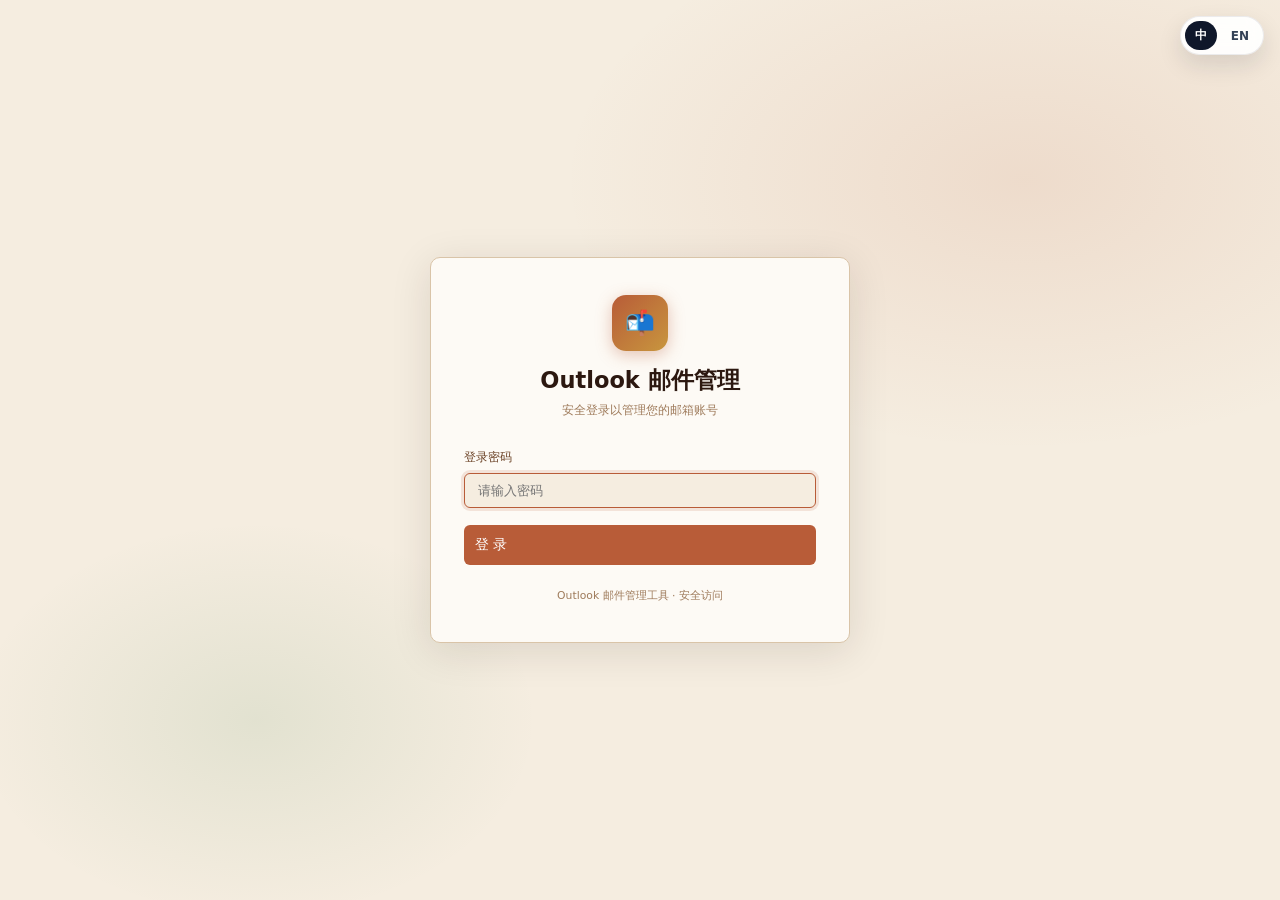
<file: templates/login.html>
<!DOCTYPE html>
<html lang="zh-CN">
<head>
    <meta charset="UTF-8">
    <meta name="viewport" content="width=device-width, initial-scale=1.0">
    <title>登录 - Outlook 邮件管理</title>
    <link rel="icon" type="image/png" href="/img/ico.png">
    <link rel="stylesheet" href="/static/css/main.css">
    <style>
        body { margin: 0; }
    </style>
</head>
<body>
    <div id="auth-page">
        <div class="auth-card">
            <div class="auth-logo">
                <div class="logo-icon">📬</div>
                <h1>Outlook 邮件管理</h1>
                <p>安全登录以管理您的邮箱账号</p>
            </div>

            <div id="errorMessage" class="form-error" style="display:none; margin-bottom:1rem; padding:0.7rem 1rem; background:rgba(192,57,43,0.08); border:1px solid rgba(192,57,43,0.2); border-radius:var(--radius-sm);"></div>

            <form id="loginForm" onsubmit="handleLogin(event)">
                <div class="form-group">
                    <label class="form-label" for="password">登录密码</label>
                    <input type="password" class="form-input" id="password" placeholder="请输入密码" autofocus required>
                </div>
                <button type="submit" class="btn btn-primary" id="loginBtn" style="width:100%; padding:0.7rem; font-size:0.95rem;">登 录</button>
            </form>

            <p style="text-align:center; font-size:0.72rem; color:var(--text-muted); margin-top:1.5rem;">
                Outlook 邮件管理工具 · 安全访问
            </p>
        </div>
    </div>

    <script src="/static/js/i18n.js"></script>
    <script>
        async function handleLogin(event) {
            event.preventDefault();
            const password = document.getElementById('password').value;
            const loginBtn = document.getElementById('loginBtn');
            const errorMessage = document.getElementById('errorMessage');
            const pickApiMessage = window.pickApiMessage || ((payload, zh) => zh);
            const translateText = window.translateAppText || ((text) => text);

            if (!password) {
                errorMessage.textContent = translateText('请输入密码');
                errorMessage.style.display = 'block';
                return;
            }

            loginBtn.disabled = true;
            loginBtn.textContent = translateText('登录中...');
            errorMessage.style.display = 'none';

            try {
                const response = await fetch('/login', {
                    method: 'POST',
                    headers: { 'Content-Type': 'application/json' },
                    body: JSON.stringify({ password })
                });
                const data = await response.json();

                if (data.success) {
                    window.location.href = '/';
                } else {
                    const msg = (data.error && typeof data.error === 'object')
                        ? pickApiMessage(data.error, '登录失败', 'Login failed')
                        : translateText(data.error || '登录失败');
                    errorMessage.textContent = msg;
                    errorMessage.style.display = 'block';
                    loginBtn.disabled = false;
                    loginBtn.textContent = translateText('登 录');
                }
            } catch (error) {
                errorMessage.textContent = translateText('网络错误，请重试');
                errorMessage.style.display = 'block';
                loginBtn.disabled = false;
                loginBtn.textContent = translateText('登 录');
            }
        }

        document.getElementById('password').addEventListener('keypress', function(e) {
            if (e.key === 'Enter') {
                document.getElementById('loginForm').dispatchEvent(new Event('submit'));
            }
        });
    </script>
</body>
</html>
</file>
<file: static/css/main.css>
/* ============================================================
   Outlook 邮件管理 — 现代国风设计系统
   主色：砖红 / 墨绿 / 金黄 / 宣纸米白
   ============================================================ */

/* ---------- CSS 变量 ---------- */
:root {
  --clr-primary:        #B85C38;
  --clr-primary-dark:   #8E3E22;
  --clr-primary-light:  #D4795A;
  --clr-accent:         #C8963E;
  --clr-jade:           #3A7D44;
  --clr-jade-light:     #5AA35F;
  --clr-danger:         #C0392B;
  --clr-success:        #27AE60;
  --clr-warn:           #E67E22;

  --bg:                 #F5EDE0;
  --bg-card:            #FDFAF5;
  --bg-sidebar:         #2C1A0E;
  --text:               #2C1810;
  --text-secondary:     #6B4226;
  --text-muted:         #9E7A5A;
  --border:             #D9C4A8;
  --border-light:       #EDE0CE;
  --bg-hover:           rgba(184,92,56,0.06);
  --shadow:             rgba(44, 24, 16, 0.12);

  --font-sans: 'PingFang SC', 'Noto Sans SC', 'Microsoft YaHei', system-ui, -apple-system, sans-serif;
  --font-mono: 'JetBrains Mono', Consolas, 'Courier New', monospace;

  --radius:     10px;
  --radius-sm:  6px;
  --transition: 0.22s ease;
  --sidebar-w:  220px;
}

[data-theme="dark"] {
  --bg:             #1A1208;
  --bg-card:        #241A0F;
  --bg-sidebar:     #120C04;
  --text:           #EDD9BE;
  --text-secondary: #C9A97A;
  --text-muted:     #8C7058;
  --border:         #3D2C1E;
  --border-light:   #2E2014;
  --bg-hover:        rgba(184,92,56,0.1);
  --shadow:         rgba(0, 0, 0, 0.4);
}

/* ---------- Reset ---------- */
*, *::before, *::after { box-sizing: border-box; margin: 0; padding: 0; }
html { font-size: 15px; scroll-behavior: smooth; }
body {
  font-family: var(--font-sans);
  background: var(--bg);
  color: var(--text);
  min-height: 100vh;
  transition: background var(--transition), color var(--transition);
  line-height: 1.6;
}
a { color: var(--clr-primary); text-decoration: none; }
a:hover { text-decoration: underline; }
button { cursor: pointer; font-family: inherit; }
input, textarea, select { font-family: inherit; }

::-webkit-scrollbar { width: 6px; height: 6px; }
::-webkit-scrollbar-track { background: transparent; }
::-webkit-scrollbar-thumb { background: var(--border); border-radius: 3px; }

/* ---------- 全局布局 ---------- */
#app { display: flex; min-height: 100vh; }

/* ===== 登录页 ===== */
#auth-page {
  flex: 1; display: flex; align-items: center; justify-content: center;
  min-height: 100vh; background: var(--bg); position: relative; overflow: hidden;
}
#auth-page::before {
  content: ''; position: absolute; inset: 0; pointer-events: none;
  background:
    radial-gradient(ellipse 60% 50% at 80% 20%, rgba(184, 92, 56, 0.12) 0%, transparent 60%),
    radial-gradient(ellipse 40% 40% at 20% 80%, rgba(58, 125, 68, 0.10) 0%, transparent 55%);
}
.auth-card {
  background: var(--bg-card); border: 1px solid var(--border); border-radius: var(--radius);
  padding: 2.5rem 2.2rem; width: 100%; max-width: 420px;
  box-shadow: 0 8px 40px var(--shadow); position: relative; z-index: 1;
}
.auth-logo { text-align: center; margin-bottom: 1.8rem; }
.auth-logo .logo-icon {
  width: 56px; height: 56px;
  background: linear-gradient(135deg, var(--clr-primary), var(--clr-accent));
  border-radius: 14px; display: inline-flex; align-items: center; justify-content: center;
  font-size: 1.6rem; margin-bottom: 0.7rem;
  box-shadow: 0 4px 16px rgba(184,92,56,0.35);
}
.auth-logo h1 { font-size: 1.5rem; font-weight: 700; color: var(--text); }
.auth-logo p  { font-size: 0.82rem; color: var(--text-muted); margin-top: 0.2rem; }

/* ===== Sidebar ===== */
#main-layout { display: flex; flex: 1; }

.sidebar {
  width: var(--sidebar-w); min-height: 100vh; background: var(--bg-sidebar);
  display: flex; flex-direction: column; flex-shrink: 0;
  position: sticky; top: 0; height: 100vh; overflow-y: auto;
  transition: width 0.25s ease;
}
.sidebar-logo {
  padding: 1.4rem 1.2rem 1rem; border-bottom: 1px solid rgba(255,255,255,0.07);
  display: flex; align-items: center; gap: 0.7rem;
}
.sidebar-logo .logo-mark {
  width: 36px; height: 36px;
  background: linear-gradient(135deg, var(--clr-primary), var(--clr-accent));
  border-radius: 9px; display: flex; align-items: center; justify-content: center;
  font-size: 1.1rem; flex-shrink: 0;
}
.sidebar-logo span { font-size: 1.05rem; font-weight: 700; color: #FAEBD7; letter-spacing: 0.02em; }
.sidebar-logo small { display: block; font-size: 0.65rem; color: rgba(250,235,215,0.45); margin-top: -2px; }

.sidebar-nav { flex: 1; padding: 0.8rem 0; }
.nav-section {
  padding: 0.5rem 1rem 0.2rem; font-size: 0.68rem; font-weight: 600;
  letter-spacing: 0.1em; color: rgba(250,235,215,0.35); text-transform: uppercase;
}
.nav-item {
  display: flex; align-items: center; gap: 0.65rem;
  padding: 0.55rem 1.2rem; font-size: 0.875rem;
  color: rgba(250,235,215,0.65); border: none; background: none;
  width: 100%; text-align: left; cursor: pointer; border-radius: 0;
  transition: color var(--transition), background var(--transition); position: relative;
}
.nav-item:hover { color: #FAEBD7; background: rgba(255,255,255,0.06); }
.nav-item.active { color: #FAEBD7; background: rgba(184,92,56,0.22); }
.nav-item.active::before {
  content: ''; position: absolute; left: 0; top: 0; bottom: 0;
  width: 3px; background: var(--clr-primary); border-radius: 0 2px 2px 0;
}
.nav-item .nav-icon { width: 18px; text-align: center; font-size: 0.95rem; }

.sidebar-bottom { padding: 0.8rem 1rem; border-top: 1px solid rgba(255,255,255,0.07); }
.user-chip {
  display: flex; align-items: center; gap: 0.6rem;
  padding: 0.5rem 0.7rem; background: rgba(255,255,255,0.06);
  border-radius: var(--radius-sm); margin-bottom: 0.5rem;
}
.user-avatar {
  width: 30px; height: 30px;
  background: linear-gradient(135deg, var(--clr-primary), var(--clr-accent));
  border-radius: 50%; display: flex; align-items: center; justify-content: center;
  font-size: 0.8rem; color: white; flex-shrink: 0;
}
.user-chip-info { overflow: hidden; }
.user-chip-name { font-size: 0.8rem; color: #FAEBD7; font-weight: 500; white-space: nowrap; overflow: hidden; text-overflow: ellipsis; }
.user-chip-role { font-size: 0.65rem; color: rgba(250,235,215,0.4); }

.btn-logout {
  width: 100%; padding: 0.45rem;
  background: rgba(184,92,56,0.2); border: 1px solid rgba(184,92,56,0.35);
  border-radius: var(--radius-sm); color: rgba(250,235,215,0.7); font-size: 0.78rem;
  transition: all var(--transition);
}
.btn-logout:hover { background: rgba(184,92,56,0.35); color: #FAEBD7; }
.btn-github {
  width: 100%; padding: 0.45rem;
  background: rgba(88,166,255,0.15); border: 1px solid rgba(88,166,255,0.3);
  border-radius: var(--radius-sm); color: rgba(88,166,255,0.9); font-size: 0.78rem;
  margin-top: 0.4rem; transition: all var(--transition);
  display: flex; align-items: center; justify-content: center; gap: 0.5rem;
  text-decoration: none;
}
.btn-github:hover { background: rgba(88,166,255,0.25); color: #58A6FF; }
.btn-github svg { flex-shrink: 0; }
.btn-theme {
  width: 100%; padding: 0.45rem;
  background: rgba(255,255,255,0.06); border: 1px solid rgba(255,255,255,0.1);
  border-radius: var(--radius-sm); color: rgba(250,235,215,0.55); font-size: 0.78rem;
  margin-top: 0.4rem; transition: all var(--transition);
}
.btn-theme:hover { background: rgba(255,255,255,0.12); color: #FAEBD7; }

/* ===== Content Area ===== */
.content { flex: 1; display: flex; flex-direction: column; min-width: 0; overflow-x: hidden; }

.topbar {
  background: var(--bg-card); border-bottom: 1px solid var(--border);
  padding: 0.8rem 1.8rem; display: flex; align-items: center;
  justify-content: space-between; gap: 1rem; flex-shrink: 0;
}
.topbar-left { display: flex; align-items: center; gap: 0.5rem; min-width: 0; }
.topbar-title { font-size: 1.05rem; font-weight: 700; color: var(--text); }
.topbar-subtitle { font-size: 0.78rem; color: var(--text-muted); margin-top: 0.05rem; }
#topbar-actions { display: flex; align-items: center; gap: 0.5rem; flex-wrap: wrap; }

.page { flex: 1; padding: 1.8rem; overflow-y: auto; }
.page.page-no-padding { padding: 0; overflow: hidden; }
.page-hidden { display: none !important; }

/* ===== 三栏主布局（账号管理页） ===== */
.mailbox-layout { display: flex; height: calc(100vh - 52px); gap: 0; }

.groups-column {
  width: 220px; flex-shrink: 0; background: var(--bg-card);
  border-right: 1px solid var(--border); display: flex; flex-direction: column; overflow: hidden;
}
.accounts-column {
  width: 280px; flex-shrink: 0; background: var(--bg);
  border-right: 1px solid var(--border); display: flex; flex-direction: column; overflow: hidden;
}
.emails-column {
  flex: 1; display: flex; flex-direction: column; min-width: 0; overflow: hidden;
}

/* Resize handles */
.resize-handle {
  width: 4px; flex-shrink: 0; cursor: col-resize; background: transparent;
  position: relative; z-index: 5; transition: background 0.2s;
}
.resize-handle:hover, .resize-handle.active {
  background: var(--clr-primary);
}
.resize-handle::after {
  content: ''; position: absolute; top: 0; bottom: 0; left: -3px; right: -3px;
}

.column-header {
  padding: 0.8rem 1rem; border-bottom: 1px solid var(--border-light);
  display: flex; align-items: center; justify-content: space-between; gap: 0.5rem;
  flex-shrink: 0;
}
.column-title { font-size: 0.9rem; font-weight: 600; color: var(--text); }
.accounts-column .column-title { min-width: 0; }
.accounts-column #currentGroupName { overflow: hidden; text-overflow: ellipsis; white-space: nowrap; }
.column-search {
  padding: 0.5rem 1rem; border-bottom: 1px solid var(--border-light); flex-shrink: 0;
}
.column-search input {
  width: 100%; padding: 0.45rem 0.7rem; background: var(--bg);
  border: 1px solid var(--border); border-radius: var(--radius-sm);
  color: var(--text); font-size: 0.82rem; outline: none;
  transition: border-color var(--transition), box-shadow var(--transition);
}
.column-search input:focus {
  border-color: var(--clr-primary); box-shadow: 0 0 0 3px rgba(184,92,56,0.15);
}
.column-body { flex: 1; overflow-y: auto; }

/* ===== 通用组件 ===== */
.card {
  background: var(--bg-card); border: 1px solid var(--border);
  border-radius: var(--radius); box-shadow: 0 2px 10px var(--shadow);
}
.card-header {
  padding: 1rem 1.3rem; border-bottom: 1px solid var(--border-light);
  display: flex; align-items: center; justify-content: space-between;
  flex-wrap: wrap; gap: 0.5rem;
}
.card-title {
  font-size: 0.95rem; font-weight: 600; color: var(--text);
  display: flex; align-items: center; gap: 0.5rem;
}
.card-body { padding: 1.3rem; }

/* stat-cards (Dashboard) */
.stat-grid {
  display: grid; grid-template-columns: repeat(auto-fill, minmax(180px, 1fr));
  gap: 1rem; margin-bottom: 1.5rem;
}
.stat-card {
  background: var(--bg-card); border: 1px solid var(--border); border-radius: var(--radius);
  padding: 1.1rem 1.3rem; display: flex; flex-direction: column; gap: 0.4rem;
  transition: transform var(--transition), box-shadow var(--transition);
}
.stat-card:hover { transform: translateY(-2px); box-shadow: 0 4px 16px var(--shadow); }
.stat-label { font-size: 0.72rem; color: var(--text-muted); text-transform: uppercase; letter-spacing: 0.06em; }
.stat-value { font-size: 1.8rem; font-weight: 700; color: var(--text); line-height: 1; }
.stat-note  { font-size: 0.72rem; color: var(--text-muted); }
.stat-card.stat-success { border-left: 3px solid var(--clr-jade); }
.stat-card.stat-danger  { border-left: 3px solid var(--clr-danger); }
.stat-card.stat-accent  { border-left: 3px solid var(--clr-accent); }

/* Dashboard 两列布局 */
.dashboard-grid { display: grid; grid-template-columns: 1fr 1fr; gap: 1.2rem; }
.dashboard-grid .card { overflow: hidden; }
.dashboard-list { list-style: none; }
.dashboard-list li {
  padding: 0.6rem 1rem; border-bottom: 1px solid var(--border-light);
  display: flex; align-items: center; justify-content: space-between;
  font-size: 0.85rem;
}
.dashboard-list li:last-child { border-bottom: none; }

/* 按钮 */
.btn {
  display: inline-flex; align-items: center; gap: 0.4rem;
  padding: 0.5rem 1rem; border-radius: var(--radius-sm);
  font-size: 0.85rem; font-weight: 500; border: none;
  transition: all var(--transition); white-space: nowrap; cursor: pointer;
}
.btn:disabled { opacity: 0.5; cursor: not-allowed; }
.btn-primary { background: var(--clr-primary); color: white; }
.btn-primary:hover:not(:disabled) { background: var(--clr-primary-dark); }
.btn-success { background: var(--clr-jade); color: white; }
.btn-success:hover:not(:disabled) { background: #2D6035; }
.btn-accent  { background: var(--clr-accent); color: white; }
.btn-accent:hover:not(:disabled)  { background: #A67E3A; }
.btn-danger  { background: var(--clr-danger); color: white; }
.btn-danger:hover:not(:disabled)  { background: #992B20; }
.btn-ghost {
  background: transparent; color: var(--text-secondary); border: 1px solid var(--border);
}
.btn-ghost:hover:not(:disabled) { background: var(--border-light); color: var(--text); }
.btn-sm { padding: 0.3rem 0.7rem; font-size: 0.78rem; }
.btn-icon { padding: 0.4rem; font-size: 0.9rem; background: none; border: none; color: var(--text-muted); border-radius: var(--radius-sm); }
.btn-icon:hover { background: var(--border-light); color: var(--text); }
.btn-icon.tg-push-active { color: #0088cc; filter: drop-shadow(0 0 2px #0088cc66); }
.tg-push-tag { background-color: #0088cc !important; color: white !important; cursor: pointer; font-size: 0.7rem; padding: 1px 6px; border-radius: 3px; transition: opacity 0.2s; }
.tg-push-tag:hover { opacity: 0.8; }

/* 表单 */
.form-group { margin-bottom: 1.1rem; }
.form-label { display: block; font-size: 0.82rem; font-weight: 500; color: var(--text-secondary); margin-bottom: 0.4rem; }
.form-input {
  display: block; width: 100%; padding: 0.6rem 0.85rem;
  background: var(--bg); border: 1px solid var(--border); border-radius: var(--radius-sm);
  color: var(--text); font-size: 0.88rem; outline: none;
  transition: border-color var(--transition), box-shadow var(--transition);
}
.form-input:focus { border-color: var(--clr-primary); box-shadow: 0 0 0 3px rgba(184,92,56,0.15); }
.form-select {
  display: block; width: 100%; padding: 0.6rem 0.85rem;
  background: var(--bg); border: 1px solid var(--border); border-radius: var(--radius-sm);
  color: var(--text); font-size: 0.88rem; outline: none;
  transition: border-color var(--transition), box-shadow var(--transition);
}
.form-select:focus { border-color: var(--clr-primary); box-shadow: 0 0 0 3px rgba(184,92,56,0.15); }
textarea.form-input {
  min-height: 160px; resize: vertical; font-family: 'Courier New', monospace; font-size: 0.82rem;
}
.form-hint { font-size: 0.72rem; color: var(--text-muted); margin-top: 0.3rem; }
.form-error { font-size: 0.72rem; color: var(--clr-danger); margin-top: 0.3rem; }

/* Color Picker */
.color-picker-group { display: flex; flex-wrap: wrap; gap: 6px; margin-bottom: 0.5rem; }
.color-option {
  width: 28px; height: 28px; border-radius: 50%; cursor: pointer;
  border: 2px solid transparent; transition: transform 0.15s, border-color 0.15s;
}
.color-option:hover { transform: scale(1.15); }
.color-option.selected { border-color: var(--text); transform: scale(1.15); }
.custom-color-row { display: flex; align-items: center; gap: 8px; margin-top: 0.5rem; }
.custom-color-input { width: 36px; height: 30px; border: 1px solid var(--border); border-radius: var(--radius-sm); cursor: pointer; padding: 0; }
.custom-color-label { font-size: 0.8rem; color: var(--text-secondary); }
.custom-color-hex { width: 90px; padding: 4px 8px; border: 1px solid var(--border); border-radius: var(--radius-sm); font-size: 0.82rem; color: var(--text); background: var(--bg); }

/* Badge */
.badge {
  display: inline-flex; align-items: center; gap: 0.3rem;
  padding: 0.2rem 0.55rem; border-radius: 100px; font-size: 0.7rem; font-weight: 600;
}
.badge-green { background: rgba(58,125,68,0.15); color: var(--clr-jade); }
.badge-red   { background: rgba(192,57,43,0.15); color: var(--clr-danger); }
.badge-gold  { background: rgba(200,150,62,0.15); color: var(--clr-accent); }
.badge-gray  { background: rgba(0,0,0,0.07); color: var(--text-muted); }
[data-theme="dark"] .badge-gray { background: rgba(255,255,255,0.08); }
.badge-count {
  display: inline-flex; align-items: center; justify-content: center;
  min-width: 20px; height: 20px; padding: 0 5px;
  border-radius: 10px; font-size: 0.68rem; font-weight: 600;
  background: var(--border-light); color: var(--text-muted);
}

/* ===== 分组列表 ===== */
.group-item {
  display: flex; align-items: center; gap: 0.7rem;
  padding: 0.6rem 1rem; cursor: pointer;
  transition: background var(--transition); border-left: 3px solid transparent;
}
.group-item:hover { background: rgba(184,92,56,0.06); }
.group-item.active {
  background: rgba(184,92,56,0.1); border-left-color: var(--clr-primary);
}
.group-color-dot {
  width: 10px; height: 10px; border-radius: 50%; flex-shrink: 0;
}
.group-name { flex: 1; font-size: 0.85rem; color: var(--text); overflow: hidden; text-overflow: ellipsis; white-space: nowrap; }
.group-count { font-size: 0.72rem; color: var(--text-muted); flex-shrink: 0; }
.group-actions { display: flex; gap: 2px; opacity: 0; transition: opacity var(--transition); }
.group-item:hover .group-actions { opacity: 1; }

/* ===== 账号列表（卡片式） ===== */
.account-card {
  margin: 0.5rem 0.6rem; padding: 0.8rem 1rem;
  background: var(--bg-card); border: 1px solid var(--border); border-radius: var(--radius);
  cursor: pointer; transition: border-color var(--transition), box-shadow var(--transition), transform var(--transition);
  position: relative; overflow: hidden;
}
.account-card::before {
  content: ''; position: absolute; top: 0; left: 0; right: 0; height: 3px;
  background: linear-gradient(90deg, var(--clr-primary), var(--clr-accent));
  opacity: 0; transition: opacity var(--transition);
}
.account-card:hover { border-color: var(--clr-primary-light); box-shadow: 0 4px 16px rgba(184,92,56,0.12); transform: translateY(-1px); }
.account-card:hover::before { opacity: 1; }
.account-card.active { border-color: var(--clr-primary); background: rgba(184,92,56,0.04); }
.account-card.active::before { opacity: 1; }

.account-card-top { display: flex; align-items: flex-start; gap: 0.7rem; }
.account-avatar {
  width: 36px; height: 36px; border-radius: 50%; flex-shrink: 0;
  background: linear-gradient(135deg, var(--clr-accent), var(--clr-primary));
  display: flex; align-items: center; justify-content: center;
  font-size: 0.85rem; color: white; font-weight: 600;
}
.account-info { flex: 1; min-width: 0; }
.account-email {
  font-family: var(--font-mono);
  font-size: 0.8rem;
  color: var(--clr-primary);
  font-weight: 600;
  white-space: nowrap;
  overflow: hidden;
  text-overflow: ellipsis;
}
.account-group-name { font-size: 0.72rem; color: var(--text-muted); margin-top: 0.15rem; }
.account-token-badge { position: absolute; top: 0.6rem; right: 0.6rem; }

.account-card-bottom {
  display: flex; align-items: center; justify-content: space-between;
  margin-top: 0.6rem; padding-top: 0.5rem; border-top: 1px solid var(--border-light);
  font-size: 0.72rem; color: var(--text-muted);
}
.account-meta { display: flex; align-items: center; gap: 0.5rem; }
.account-api-tag {
  padding: 0.1rem 0.4rem; border-radius: 3px; font-size: 0.65rem; font-weight: 600;
  background: rgba(184,92,56,0.08); color: var(--clr-primary);
}
.account-provider-tag {
  padding: 0.1rem 0.4rem; border-radius: 3px; font-size: 0.65rem; font-weight: 600;
  background: rgba(0,0,0,0.06); color: var(--text-muted);
}
[data-theme="dark"] .account-provider-tag { background: rgba(255,255,255,0.08); color: var(--text-secondary); }
.account-actions {
  display: flex; gap: 2px; opacity: 0; transition: opacity var(--transition);
}
.account-card:hover .account-actions { opacity: 1; }
.account-select-checkbox { margin-right: 0.3rem; }

.accounts-column.is-narrow .account-card { padding: 0.7rem 0.8rem; }
.accounts-column.is-narrow .account-card-bottom { font-size: 0.7rem; }

/* 账号列极窄时：仅保留头像，隐藏复杂信息，避免挤压变形 */
.accounts-column.is-compact .account-card {
  padding: 0.55rem;
  margin: 0.45rem 0.5rem;
}
.accounts-column.is-compact .account-card::before { display: none; }
.accounts-column.is-compact .account-token-badge { display: none; }
.accounts-column.is-compact .account-info { display: none; }
.accounts-column.is-compact .account-card-bottom { display: none; }
.accounts-column.is-compact .account-card-top { justify-content: center; gap: 0; }
.accounts-column.is-compact .account-avatar { width: 40px; height: 40px; font-size: 0.95rem; }
.accounts-column.is-compact .account-select-checkbox {
  position: absolute;
  top: 8px;
  left: 8px;
  margin: 0;
  opacity: 0;
}
.accounts-column.is-compact .account-card:hover .account-select-checkbox,
.accounts-column.is-compact .account-select-checkbox:checked { opacity: 1; }

/* 批量操作栏 */
.batch-action-bar {
  padding: 0.6rem 1rem; background: var(--bg-card); border-top: 1px solid var(--border);
  display: flex; align-items: center; gap: 0.5rem; flex-shrink: 0; flex-wrap: wrap;
}
.batch-action-bar .btn { font-size: 0.78rem; padding: 0.3rem 0.6rem; }

/* ===== 邮件列表 ===== */
.email-tabs {
  display: flex; border-bottom: 1px solid var(--border); flex-shrink: 0;
}
.email-tab {
  padding: 0.6rem 1.2rem; font-size: 0.85rem; font-weight: 500;
  color: var(--text-muted); background: none; border: none;
  border-bottom: 2px solid transparent; cursor: pointer;
  transition: color var(--transition), border-color var(--transition);
}
.email-tab.active { color: var(--clr-primary); border-bottom-color: var(--clr-primary); }
.email-tab .tab-count {
  margin-left: 0.3rem; padding: 0.1rem 0.4rem; border-radius: 8px;
  font-size: 0.68rem; background: var(--clr-danger); color: white;
}

.email-item {
  display: flex; align-items: flex-start; gap: 0.9rem;
  padding: 0.85rem 1.2rem; border-bottom: 1px solid var(--border-light);
  cursor: pointer; transition: background var(--transition);
}
.email-item:last-child { border-bottom: none; }
.email-item:hover { background: rgba(184,92,56,0.05); }
.email-item.active { background: rgba(184,92,56,0.08); }
.email-item.unread { background: rgba(184,92,56,0.04); }
.email-item.unread .email-from { font-weight: 700; }

.email-avatar {
  width: 38px; height: 38px; border-radius: 50%; flex-shrink: 0;
  background: linear-gradient(135deg, var(--clr-accent), var(--clr-primary));
  display: flex; align-items: center; justify-content: center;
  font-size: 1rem; color: white;
}
.email-meta { flex: 1; min-width: 0; }
.email-from { font-size: 0.85rem; font-weight: 600; color: var(--text); white-space: nowrap; overflow: hidden; text-overflow: ellipsis; }
.email-subject { font-size: 0.82rem; color: var(--text-secondary); white-space: nowrap; overflow: hidden; text-overflow: ellipsis; margin-top: 0.1rem; }
.email-preview { font-size: 0.75rem; color: var(--text-muted); white-space: nowrap; overflow: hidden; text-overflow: ellipsis; margin-top: 0.1rem; }
.email-time { font-size: 0.72rem; color: var(--text-muted); white-space: nowrap; flex-shrink: 0; margin-top: 0.1rem; }
.email-unread-dot {
  width: 8px; height: 8px; border-radius: 50%; background: var(--clr-primary);
  flex-shrink: 0; margin-top: 0.3rem;
}

/* 邮件详情 */
#emailDetailSection {
  flex: 1; display: flex; flex-direction: column; min-height: 0; overflow: hidden;
}
.email-detail-container { flex: 1; overflow-y: auto; background: var(--bg-card); }
.email-detail-header { padding: 1.3rem; border-bottom: 1px solid var(--border); }
.email-subject-big { font-size: 1.1rem; font-weight: 700; margin-bottom: 0.7rem; color: var(--text); }
.email-info-row { display: flex; gap: 0.4rem; font-size: 0.82rem; color: var(--text-secondary); flex-wrap: wrap; align-items: center; }
.email-info-row strong { color: var(--text); }
.email-body-frame {
  width: 100%; border: none; min-height: 400px; background: white;
  border-radius: 0 0 var(--radius-sm) var(--radius-sm);
}
.email-body-text {
  padding: 1.3rem; font-size: 0.88rem; white-space: pre-wrap;
  color: var(--text); line-height: 1.8; font-family: var(--font-mono);
}
.email-detail-toolbar {
  padding: 0.6rem 1rem; border-bottom: 1px solid var(--border-light);
  display: flex; align-items: center; gap: 0.5rem;
  background: var(--bg-card); flex-shrink: 0; position: sticky; top: 0; z-index: 2;
}
.email-detail-toolbar .btn { font-size: 0.78rem; }

/* 验证码高亮框 */
.verification-code-box {
  margin: 0.8rem 1.3rem; padding: 1rem 1.2rem;
  background: rgba(58,125,68,0.08); border: 1px solid rgba(58,125,68,0.25);
  border-radius: var(--radius); display: flex; align-items: center;
  justify-content: space-between; gap: 1rem;
}
.verification-code {
  font-size: 1.8rem; font-weight: 700; font-family: var(--font-mono);
  color: var(--clr-jade); letter-spacing: 0.15em;
}

/* ===== 临时邮箱（邮箱卡片网格） ===== */
.mailbox-grid {
  display: grid; grid-template-columns: repeat(auto-fill, minmax(280px, 1fr)); gap: 1rem;
}
.mailbox-card {
  background: var(--bg-card); border: 1px solid var(--border); border-radius: var(--radius);
  padding: 1.1rem 1.2rem; cursor: pointer;
  transition: border-color var(--transition), box-shadow var(--transition), transform var(--transition);
  position: relative; overflow: hidden;
}
.mailbox-card::before {
  content: ''; position: absolute; top: 0; left: 0; right: 0; height: 3px;
  background: linear-gradient(90deg, var(--clr-primary), var(--clr-accent));
  opacity: 0; transition: opacity var(--transition);
}
.mailbox-card:hover { border-color: var(--clr-primary); box-shadow: 0 4px 20px rgba(184,92,56,0.15); transform: translateY(-2px); }
.mailbox-card:hover::before { opacity: 1; }
.mailbox-address { font-family: var(--font-mono); font-size: 0.82rem; color: var(--clr-primary); font-weight: 600; word-break: break-all; }
.mailbox-stats { font-size: 0.76rem; color: var(--text-muted); margin-top: 0.4rem; }
.mailbox-actions { display: flex; gap: 0.5rem; margin-top: 0.8rem; flex-wrap: wrap; }

/* ===== 进度条（全量刷新） ===== */
.refresh-progress-bar {
  background: var(--bg-card); border-bottom: 1px solid var(--border);
  padding: 0.6rem 1.8rem; display: flex; align-items: center; gap: 1rem;
  font-size: 0.82rem; color: var(--text-secondary);
}
.refresh-progress-bar .progress-track {
  flex: 1; height: 8px; background: var(--border-light); border-radius: 4px; overflow: hidden;
}
.refresh-progress-bar .progress-fill {
  height: 100%; background: linear-gradient(90deg, var(--clr-jade), var(--clr-jade-light));
  border-radius: 4px; transition: width 0.3s ease;
}
.refresh-progress-bar .progress-text { font-size: 0.78rem; white-space: nowrap; }

/* ===== Toast ===== */
#toast-container {
  position: fixed; bottom: 1.5rem; right: 1.5rem; z-index: 9999;
  display: flex; flex-direction: column; gap: 0.5rem; pointer-events: none;
}
.toast {
  min-width: 220px; max-width: 340px; padding: 0.7rem 1rem;
  background: var(--bg-card); border: 1px solid var(--border); border-radius: var(--radius-sm);
  box-shadow: 0 4px 20px var(--shadow); font-size: 0.84rem; color: var(--text);
  display: flex; align-items: center; gap: 0.6rem;
  pointer-events: auto; animation: slideIn 0.25s ease;
  border-left: 3px solid var(--clr-primary);
}
.toast.success { border-left-color: var(--clr-success); }
.toast.error   { border-left-color: var(--clr-danger); }
.toast.warn    { border-left-color: var(--clr-warn); }
@keyframes slideIn {
  from { transform: translateX(30px); opacity: 0; }
  to   { transform: translateX(0);    opacity: 1; }
}

/* ===== Modal ===== */
.modal-overlay {
  position: fixed; inset: 0; background: rgba(0,0,0,0.45);
  display: flex; align-items: center; justify-content: center;
  z-index: 1000; padding: 1rem; backdrop-filter: blur(2px);
}
/* .modal as overlay (existing modals.html pattern) */
.modal {
  position: fixed; top: 0; left: 0; right: 0; bottom: 0; width: 100%; height: 100%;
  background: rgba(0,0,0,0.45);
  display: none; align-items: center; justify-content: center;
  z-index: 1000; padding: 1rem; backdrop-filter: blur(2px);
}
.modal.show { display: flex; }
.modal-content, .modal > .modal-box {
  background: var(--bg-card); border: 1px solid var(--border); border-radius: var(--radius);
  padding: 1.8rem; max-width: 560px; width: 100%; margin: 0 auto;
  box-shadow: 0 12px 60px var(--shadow); position: relative; max-height: 90vh; overflow-y: auto;
}
.modal-header { display: flex; align-items: center; justify-content: space-between; margin-bottom: 1rem; }
.modal-header h3 { font-size: 1.05rem; font-weight: 700; color: var(--text); margin: 0; }
.modal-title { font-size: 1.05rem; font-weight: 700; margin-bottom: 1.2rem; color: var(--text); }
.modal-close {
  position: absolute; top: 1rem; right: 1rem;
  background: none; border: none; font-size: 1.2rem;
  color: var(--text-muted); cursor: pointer; line-height: 1;
  transition: color var(--transition);
}
.modal-close:hover { color: var(--text); }
.modal-body { margin-bottom: 1rem; }
.modal-footer {
  display: flex; justify-content: flex-end; gap: 0.6rem; margin-top: 1.3rem;
  padding-top: 1rem; border-top: 1px solid var(--border-light);
}

/* Fullscreen Email Modal */
.fullscreen-email-modal {
  position: fixed; inset: 0; background: var(--bg-card); z-index: 2000;
  display: none; flex-direction: column;
}
.fullscreen-email-modal.show { display: flex; }
.fullscreen-email-header {
  display: flex; align-items: center; justify-content: space-between;
  padding: 1rem 1.5rem; border-bottom: 1px solid var(--border);
  background: var(--bg-card);
}
.fullscreen-email-title { font-size: 1rem; font-weight: 600; color: var(--text); overflow: hidden; text-overflow: ellipsis; white-space: nowrap; }
.fullscreen-close-btn {
  background: none; border: none; font-size: 1.5rem; color: var(--text-muted);
  cursor: pointer; padding: 0.2rem 0.5rem; border-radius: var(--radius-sm);
  transition: background var(--transition);
}
.fullscreen-close-btn:hover { background: var(--bg-hover); color: var(--text); }
.fullscreen-email-content { flex: 1; overflow-y: auto; padding: 1.5rem; }
.fullscreen-email-content iframe { width: 100%; border: none; }

/* Utilities */
.text-muted { color: var(--text-muted); }
.hidden { display: none !important; }
.show { display: block !important; }

/* ===== Missing Component Styles ===== */

/* Buttons — secondary/warning */
.btn-secondary {
  background: var(--bg); color: var(--text-secondary); border: 1px solid var(--border);
}
.btn-secondary:hover:not(:disabled) { background: var(--border-light); color: var(--text); }
.btn-warning { background: var(--clr-warn); color: white; }
.btn-warning:hover:not(:disabled) { background: #CF6D11; }

/* Email checkbox */
.email-checkbox-wrapper {
  display: flex; align-items: center; justify-content: center;
  width: 28px; flex-shrink: 0; cursor: pointer;
}
.email-checkbox { width: 16px; height: 16px; cursor: pointer; accent-color: var(--clr-primary); }

/* Email detail view */
.email-detail-subject { font-size: 1.1rem; font-weight: 700; color: var(--text); margin-bottom: 0.8rem; }
.email-detail-meta { font-size: 0.82rem; color: var(--text-secondary); }
.email-detail-meta-row { display: flex; gap: 0.6rem; align-items: baseline; margin-bottom: 0.35rem; }
.email-detail-meta-label { font-weight: 600; color: var(--text-muted); min-width: 50px; flex-shrink: 0; }
.email-detail-meta-value { color: var(--text); word-break: break-all; }
.email-detail-body { padding: 1rem; }
.email-detail-body iframe { width: 100%; border: none; min-height: 300px; }
#emailBodyFrame { width: 100%; border: none; min-height: 300px; background: #fff; }

/* Sort buttons */
.sort-btn {
  padding: 0.3rem 0.7rem; font-size: 0.78rem; border-radius: var(--radius-sm);
  background: var(--bg); border: 1px solid var(--border); color: var(--text-secondary);
  cursor: pointer; transition: all var(--transition);
}
.sort-btn:hover { border-color: var(--clr-primary-light); color: var(--clr-primary); }
.sort-btn.active {
  background: var(--clr-primary); border-color: var(--clr-primary); color: white;
}

/* Folder tabs */
.folder-tab {
  padding: 0.45rem 1rem; font-size: 0.82rem; border: 1px solid var(--border);
  border-radius: var(--radius-sm); background: var(--bg); color: var(--text-secondary);
  cursor: pointer; transition: all var(--transition);
}
.folder-tab.active { background: var(--clr-primary); border-color: var(--clr-primary); color: white; }

/* Refresh button */
.refresh-btn {
  padding: 0.45rem 0.9rem; font-size: 0.82rem; border-radius: var(--radius-sm);
  background: var(--clr-jade); border: none; color: white; cursor: pointer;
  transition: all var(--transition);
}
.refresh-btn:hover:not(:disabled) { background: #2D6035; }
.refresh-btn:disabled { opacity: 0.6; cursor: not-allowed; }

/* Error detail modal content */
.error-card {
  background: var(--bg); border: 1px solid var(--border); border-radius: var(--radius-sm);
  padding: 1rem; margin-bottom: 0.8rem;
}
.error-card-title { font-size: 0.88rem; font-weight: 600; color: var(--text); margin-bottom: 0.4rem; }
.error-message-box {
  background: rgba(192,57,43,0.06); border: 1px solid rgba(192,57,43,0.2);
  border-radius: var(--radius-sm); padding: 0.6rem 0.8rem;
  font-family: var(--font-mono); font-size: 0.78rem; color: var(--clr-danger);
  word-break: break-all;
}
.solution-list { list-style: none; padding: 0; margin-top: 0.5rem; }
.solution-list li { padding: 0.3rem 0; font-size: 0.82rem; color: var(--text-secondary); }
.solution-list li::before { content: '💡 '; }

/* Tag badge (legacy compat) */
.tag-badge {
  display: inline-flex; padding: 0.12rem 0.45rem; border-radius: 100px;
  font-size: 0.65rem; font-weight: 500; color: white;
}

/* Tag filter checkbox */
.tag-filter-checkbox { accent-color: var(--clr-primary); cursor: pointer; }

/* New email indicator dot */
.new-email-dot {
  width: 8px; height: 8px; border-radius: 50%; background: var(--clr-danger);
  position: absolute; top: 6px; right: 6px;
  animation: pulse-dot 1.5s infinite;
}
.new-email-badge {
  position: absolute; top: -4px; right: -4px;
  min-width: 18px; height: 18px; padding: 0 4px;
  background: var(--clr-danger); color: white;
  border-radius: 9px; font-size: 0.65rem; font-weight: 700;
  display: flex; align-items: center; justify-content: center;
}
@keyframes pulse-dot { 0%, 100% { opacity: 1; } 50% { opacity: 0.4; } }

/* Form compat (Bootstrap-style fallback) */
.form-control {
  display: block; width: 100%; padding: 0.6rem 0.85rem;
  background: var(--bg); border: 1px solid var(--border); border-radius: var(--radius-sm);
  color: var(--text); font-size: 0.88rem; outline: none;
}
.form-control:focus { border-color: var(--clr-primary); box-shadow: 0 0 0 3px rgba(184,92,56,0.15); }
.form-textarea { min-height: 180px; resize: vertical; font-family: var(--font-mono); font-size: 0.84rem; line-height: 1.6; padding: 0.75rem 0.9rem; width: 100%; display: block; background: var(--bg); border: 1px solid var(--border); border-radius: var(--radius-sm); color: var(--text); outline: none; transition: border-color var(--transition), box-shadow var(--transition); }
.form-textarea:focus { border-color: var(--clr-primary); box-shadow: 0 0 0 3px rgba(184,92,56,0.15); }

/* 表格 */
.table-wrap { overflow-x: auto; }
table { width: 100%; border-collapse: collapse; font-size: 0.86rem; }
th {
  text-align: left; padding: 0.65rem 1rem; font-size: 0.72rem; font-weight: 600;
  text-transform: uppercase; letter-spacing: 0.05em; color: var(--text-muted);
  background: var(--bg); border-bottom: 1px solid var(--border);
}
td { padding: 0.7rem 1rem; border-bottom: 1px solid var(--border-light); color: var(--text); vertical-align: middle; }
tr:last-child td { border-bottom: none; }
tr:hover td { background: rgba(184,92,56,0.04); }

/* 空状态 */
.empty-state { text-align: center; padding: 3rem 1rem; color: var(--text-muted); }
.empty-state .empty-icon { font-size: 2.5rem; margin-bottom: 0.8rem; display: block; }
.empty-state p { font-size: 0.88rem; }
.empty-state .btn { margin-top: 1rem; }

/* loading spinner */
.spinner {
  display: inline-block; width: 18px; height: 18px;
  border: 2px solid var(--border); border-top-color: var(--clr-primary);
  border-radius: 50%; animation: spin 0.7s linear infinite; vertical-align: middle;
}
@keyframes spin { to { transform: rotate(360deg); } }
.loading-overlay {
  display: flex; align-items: center; justify-content: center;
  padding: 2rem; color: var(--text-muted); font-size: 0.85rem; gap: 0.5rem;
}

/* toggle switch */
.toggle-wrap { display: flex; align-items: center; gap: 0.8rem; padding: 0.8rem 0; }
.toggle-label { font-size: 0.88rem; color: var(--text); }
.toggle-desc  { font-size: 0.75rem; color: var(--text-muted); display: block; margin-top: 0.15rem; }
.toggle { position: relative; width: 44px; height: 24px; flex-shrink: 0; }
.toggle input { opacity: 0; width: 0; height: 0; }
.toggle-slider {
  position: absolute; cursor: pointer; inset: 0;
  background: var(--border); border-radius: 12px; transition: background var(--transition);
}
.toggle-slider::before {
  content: ''; position: absolute; width: 18px; height: 18px;
  left: 3px; bottom: 3px; background: white; border-radius: 50%;
  transition: transform var(--transition);
}
.toggle input:checked + .toggle-slider { background: var(--clr-jade); }
.toggle input:checked + .toggle-slider::before { transform: translateX(20px); }

/* divider */
.divider { height: 1px; background: var(--border); margin: 1.2rem 0; }

/* code-box */
.code-box {
  background: var(--bg); border: 1px solid var(--border); border-radius: var(--radius-sm);
  padding: 0.6rem 0.8rem; font-family: var(--font-mono); font-size: 0.8rem;
  color: var(--clr-primary); word-break: break-all;
  display: flex; align-items: center; justify-content: space-between; gap: 0.5rem;
}
.copy-btn {
  background: none; border: none; color: var(--text-muted); cursor: pointer;
  padding: 0.2rem; border-radius: 4px; transition: color var(--transition);
  flex-shrink: 0; font-size: 0.85rem;
}
.copy-btn:hover { color: var(--clr-primary); }

/* 颜色选择器 */
.custom-color-wrapper { display: flex; align-items: center; gap: 0.5rem; }
.custom-color-hex {
  width: 80px; padding: 0.4rem 0.6rem; background: var(--bg);
  border: 1px solid var(--border); border-radius: var(--radius-sm);
  font-size: 0.82rem; font-family: var(--font-mono); color: var(--text);
}

/* tag styles */
.tag {
  display: inline-flex; align-items: center; gap: 0.25rem;
  padding: 0.15rem 0.5rem; border-radius: 100px; font-size: 0.68rem;
  font-weight: 500; background: var(--border-light); color: var(--text-secondary);
}
.tag-remove { cursor: pointer; font-size: 0.75rem; color: var(--text-muted); }
.tag-remove:hover { color: var(--clr-danger); }

/* ===== 汉堡按钮 ===== */
.hamburger-btn {
  display: inline-flex; align-items: center; background: none; border: none; color: var(--text);
  font-size: 1.35rem; line-height: 1; padding: 0.3rem 0.45rem;
  cursor: pointer; border-radius: var(--radius-sm); transition: background var(--transition);
  flex-shrink: 0;
}
.hamburger-btn:hover { background: var(--border-light); }

/* Sidebar collapsed state (desktop) */
.sidebar-collapsed .sidebar {
  width: 60px; overflow: hidden;
}
.sidebar-collapsed .sidebar .nav-item span:not(.nav-icon),
.sidebar-collapsed .sidebar-logo span,
.sidebar-collapsed .sidebar-logo small,
.sidebar-collapsed .user-chip-info,
.sidebar-collapsed .nav-section { display: none; }
.sidebar-collapsed .sidebar-logo { justify-content: center; padding: 1rem 0.5rem; }
.sidebar-collapsed .sidebar .nav-item { justify-content: center; padding: 0.7rem; }
.sidebar-collapsed .sidebar .nav-item .nav-icon { font-size: 1.15rem; }
.sidebar-collapsed .sidebar-bottom { padding: 0.5rem; }
.sidebar-collapsed .sidebar .user-chip { justify-content: center; }
.sidebar-collapsed .btn-github {
  padding: 0.45rem 0;
  gap: 0;
  overflow: hidden;
}
.sidebar-collapsed .btn-github span { display: none; }

.sidebar-backdrop {
  display: none; position: fixed; inset: 0;
  background: rgba(0,0,0,0.45); z-index: 199; backdrop-filter: blur(1px);
}
.sidebar-backdrop.show { display: block; }

/* ===== 响应式：平板（icon-only 侧边栏） ===== */
@media (max-width: 1024px) and (min-width: 769px) {
  .sidebar { width: 60px; overflow: hidden; }
  .sidebar .nav-item span:not(.nav-icon),
  .sidebar-logo span, .sidebar-logo small,
  .user-chip-info, .nav-section { display: none; }
  .sidebar-logo { justify-content: center; padding: 1rem 0.5rem; }
  .nav-item { justify-content: center; padding: 0.7rem; }
  .sidebar-bottom { padding: 0.5rem; }
  .user-chip { justify-content: center; }
  .btn-logout, .btn-github, .btn-theme { font-size: 0; padding: 0.45rem 0; }
  .btn-github { gap: 0; overflow: hidden; }
  .btn-github span { display: none; }
  .page { padding: 1rem; }
  .groups-column { width: 180px; }
  .accounts-column { width: 240px; }
}

/* ===== 响应式：手机（抽屉式侧边栏） ===== */
@media (max-width: 768px) {
  .hamburger-btn { display: inline-flex; align-items: center; }

  .sidebar {
    position: fixed !important; left: -240px !important;
    width: 220px !important; z-index: 200; height: 100vh;
    transition: left 0.25s ease; overflow-y: auto; overflow-x: hidden;
  }
  .sidebar.mob-open { left: 0 !important; box-shadow: 6px 0 30px rgba(0,0,0,0.5); }
  .sidebar .nav-item span, .sidebar-logo span, .sidebar-logo small,
  .user-chip-info, .nav-section { display: block !important; }
  .sidebar-logo { justify-content: flex-start !important; padding: 1.4rem 1.2rem 1rem !important; }
  .nav-item { justify-content: flex-start !important; padding: 0.55rem 1.2rem !important; gap: 0.65rem !important; }
  .sidebar-bottom { padding: 0.8rem 1rem !important; }
  .user-chip { justify-content: flex-start !important; }
  .btn-logout, .btn-theme { font-size: 0.78rem !important; padding: 0.45rem !important; }

  .content { width: 100vw; min-width: 0; }
  .topbar { padding: 0.6rem 0.85rem; gap: 0.4rem; }
  .topbar-title { font-size: 0.9rem; white-space: nowrap; overflow: hidden; text-overflow: ellipsis; }
  .page { padding: 0.85rem; }

  .mailbox-layout { flex-direction: column; height: auto; }
  .groups-column { width: 100%; height: auto; max-height: 200px; border-right: none; border-bottom: 1px solid var(--border); }
  .accounts-column { width: 100%; height: auto; max-height: 300px; border-right: none; border-bottom: 1px solid var(--border); }
  .emails-column { width: 100%; }

  .stat-grid { grid-template-columns: repeat(2, 1fr); gap: 0.65rem; }
  .dashboard-grid { grid-template-columns: 1fr; }
  .mailbox-grid { grid-template-columns: 1fr; }

  .modal-overlay { padding: 0; align-items: flex-end; }
  .modal {
    border-radius: var(--radius) var(--radius) 0 0;
    max-height: 88vh; max-width: 100%; padding: 1.4rem 1.2rem 2rem;
  }

  #toast-container { bottom: 0.8rem; right: 0.8rem; left: 0.8rem; }
  .toast { max-width: 100%; min-width: 0; }
}

/* 装饰纹路 (国风) */
.grain-bg {
  background-image: url("data:image/svg+xml,%3Csvg xmlns='http://www.w3.org/2000/svg' width='4' height='4'%3E%3Crect width='1' height='1' fill='%23000' opacity='.03'/%3E%3C/svg%3E");
}

/* ===== 兼容旧版 class 名（过渡用） ===== */
.navbar { display: none; }
</file>
